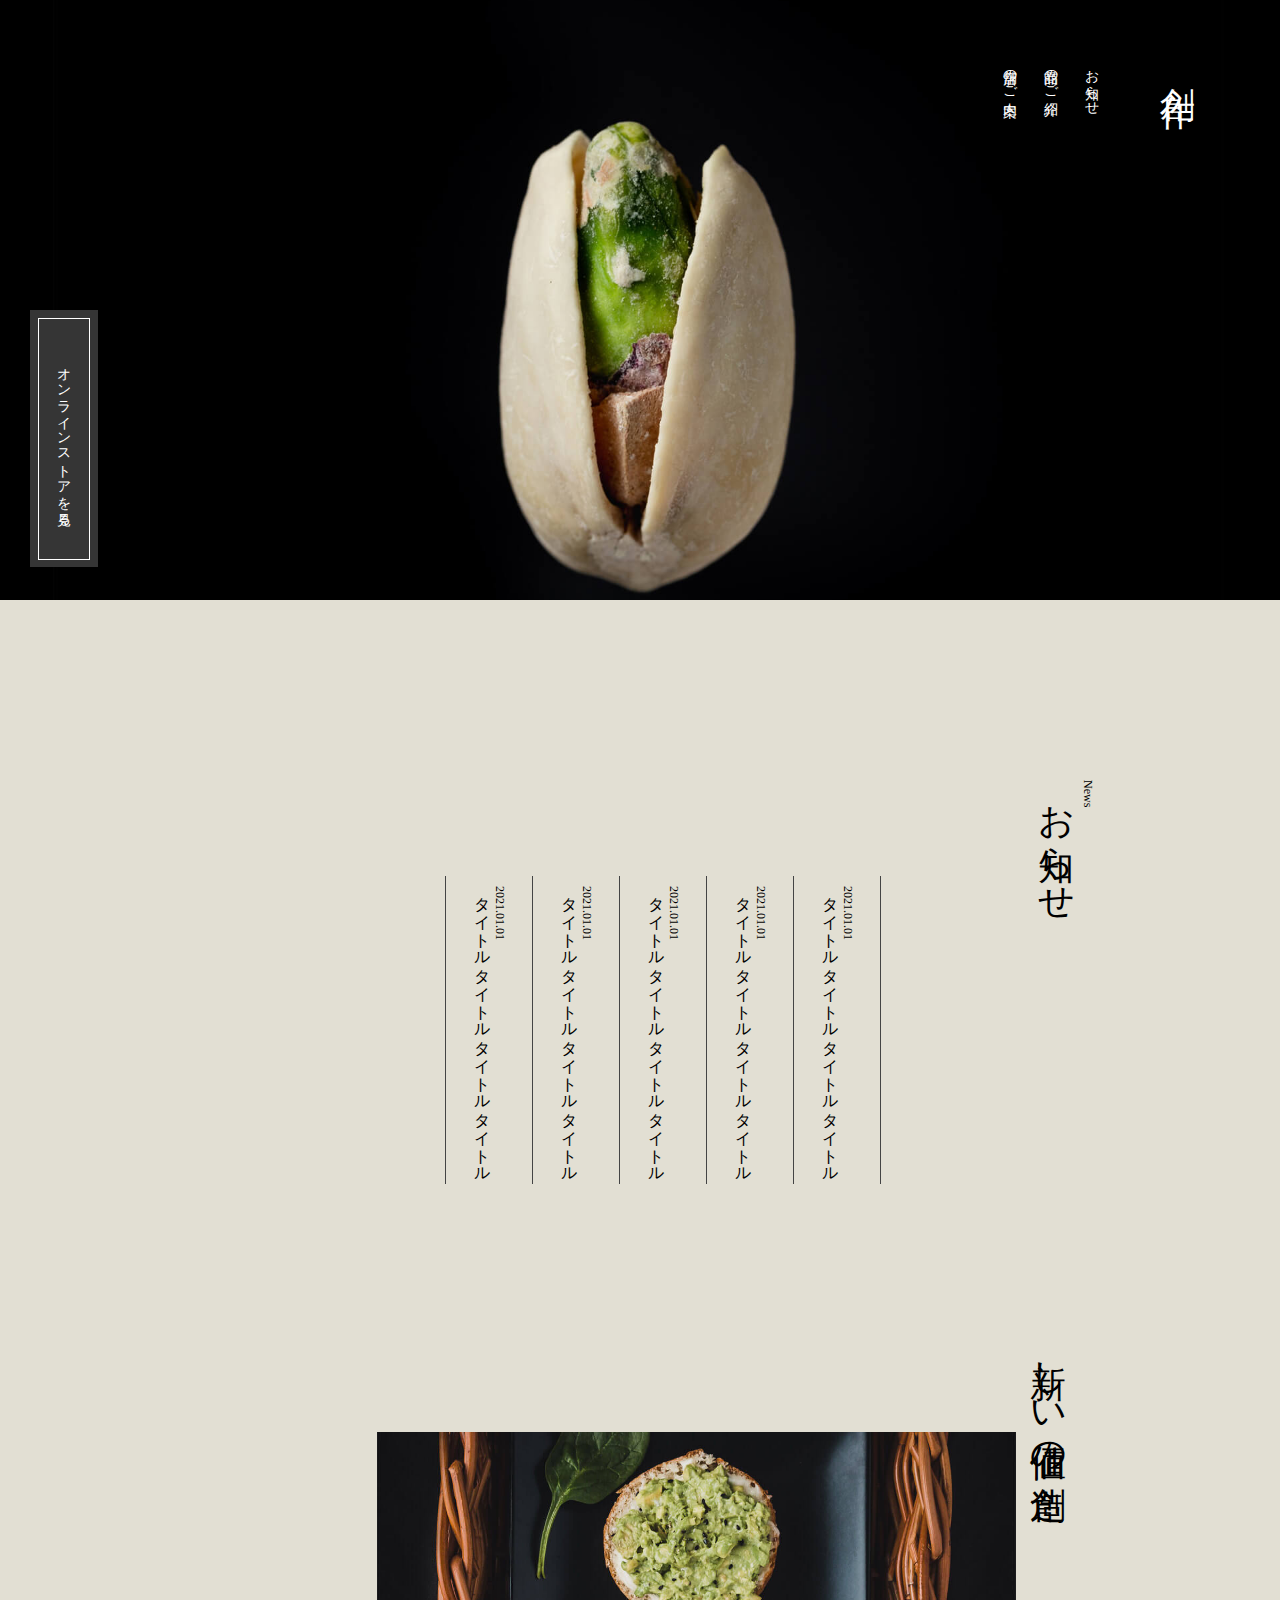
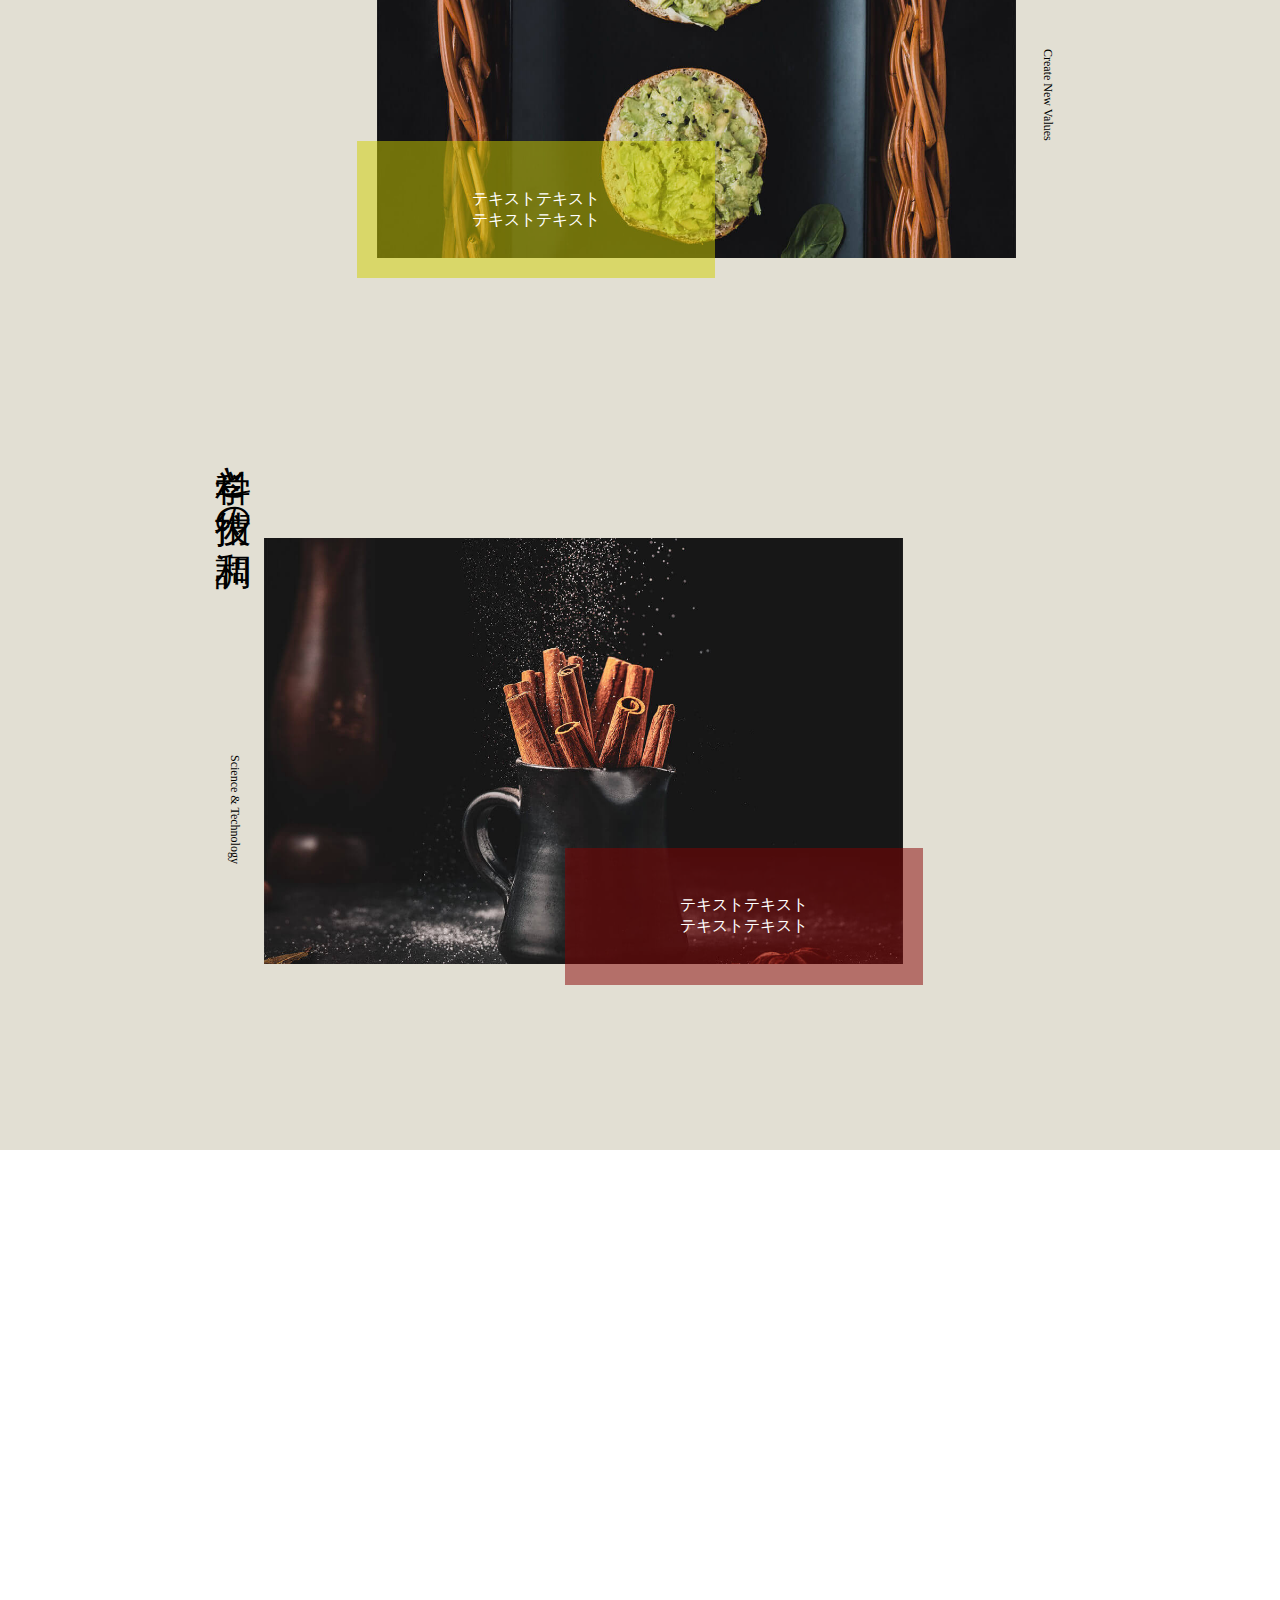
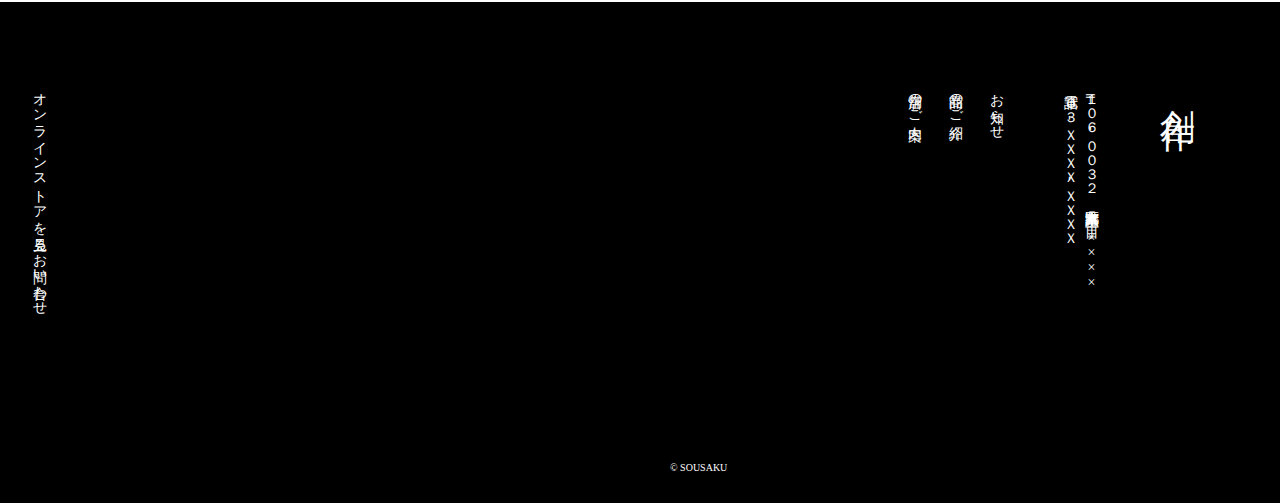
<file: codejump_4_SYUSEI/codejump_04.html>
<!DOCTYPE html>
<html lang="ja">

<head>
    <meta charset="UTF-8">
    <meta name="viewport" content="width=device-width, initial-scale=1.0">
    <title>codejump04</title>
    <link rel="stylesheet" href="css/reset.css">
    <link rel="stylesheet" href="css/style.css">
    <link rel="stylesheet" href="css/codejump_04.css">
</head>

<body>
    <div class="main_container">
        <img class="main_pc" src="codejump_4img/mainvisual-pc.jpg" alt="pc版メインの画像">
        <img class="main_sp" src="codejump_4img/mainvisual-sp.jpg" alt="sp版メインの画像">
        <p class="main_text1">創 作</p>
        <p class="main_text2">お知らせ</p>
        <p class="main_text3">商品のご紹介</p>
        <p class="main_text4">店舗のご案内</p>
        <p class="main_text5">
            <a class="inner_box" href="#">オンラインストアを見る</a>  <!-- href="sharp" → "#"に変更 ダミーにするときは"#"を使用-->  <!-- 修正箇所 -->
            <!-- <span class="inner_box">オンラインストアを見る</span> -->
        </p>
    </div>

    <div class="wrapper">  <!-- cssでコンテンツの幅を修正するためにwrapperクラスを追加 -->  <!-- 修正箇所 -->
    <div class="center">
        <div class="news">
            <p class="news_ja">お知らせ</p>
            <p class="news_en">News</p>
        </div>
        <div class="news_note">
            <div class="note_item">
                <div class="note_date">2021.01.01</div>
                <div class="note_text">タイトルタイトルタイトルタイトル</div>
            </div>
            <div class="note_item">
                <div class="note_date">2021.01.01</div>
                <div class="note_text">タイトルタイトルタイトルタイトル</div>
            </div>
            <div class="note_item_3">
                <div class="note_date">2021.01.01</div>
                <div class="note_text">タイトルタイトルタイトルタイトル</div>
            </div>
            <div class="note_item_4">
                <div class="note_date">2021.01.01</div>
                <div class="note_text">タイトルタイトルタイトルタイトル</div>
            </div>
            <div class="note_item_5">
                <div class="note_date">2021.01.01</div>
                <div class="note_text">タイトルタイトルタイトルタイトル</div>
            </div>
        </div>

        <div class="values">
            <p class="values_ja">新しい価値の創造</p>
            <p class="values_en">Create New Values</p>
            <img class="values_img" src="codejump_4img/products1.jpg" alt="新しい価値の画像">
            <div class="yellow_box">
                <p class="values_text">テキストテキスト<br>テキストテキスト</p>
            </div>
        </div>

        <div class="science">
            <p class="science_ja">科学と技術の調和</p>
            <p class="science_en">Science & Technology</p>
            <img class="science_img" src="codejump_4img/products2.jpg" alt="サイエンスの画像">
            <div class="red_box">
                <p class="science_text">テキストテキスト<br>テキストテキスト</p>
            </div>

        </div>
        <!-- iframeタグの中のwidth="1400 → 100%に変更" -->  <!-- 修正箇所 -->
        <iframe class="map"
            src="https://www.google.com/maps/embed?pb=!1m18!1m12!1m3!1d6483.365618263578!2d139.7299112415474!3d35.66018575746406!2m3!1f0!2f0!3f0!3m2!1i1024!2i768!4f13.1!3m3!1m2!1s0x60188b9c2ef8e6c3%3A0xff8de5eeddcd1e17!2z44CSMTA2LTAwMzIg5p2x5Lqs6YO95riv5Yy65YWt5pys5pyo77yV5LiB55uu!5e0!3m2!1sja!2sjp!4v1759366365611!5m2!1sja!2sjp"
            width="100%" height="450" style="border:0;" allowfullscreen="" loading="lazy"
            referrerpolicy="no-referrer-when-downgrade"></iframe>

        <div class="end">  <!-- divタグではなく、footerタグで書く -->  <!-- 修正箇所 -->
            <p class="end_text1">創 作</p>
            <p class="address">〒１０６-００３２　東京都港区六本木５丁目×××××</p>
            <p class="tel">電話 ０３-ＸＸＸＸ-ＸＸＸＸ</p>
            <p class="end_text2">お知らせ</p>
            <p class="end_text3">商品のご紹介</p>
            <p class="end_text4">店舗のご案内</p>
            <p class="end_text5">オンラインストアを見る一お問い合わせ</p>
            <p class="end_text6">© SOUSAKU</p>
        </div>
    </div>
    </div>  <!-- wrapperクラスの閉じタグ -->  <!-- 修正箇所 -->
</body>

</html>
</file>
<file: codejump_4_SYUSEI/css/style.css>
/*
Theme Name: 
*/

html {
  font-size: calc(10 / 1280 * 100vw);
  /* 画面幅1280pxで10px*/

}
:root{

}
/* 
Regular 400
Medium 500
SemiBold 600
Bold 700
ExtraBold 800
*/
img{
  width: 100%;
  object-fit: cover;
}

.sp_only{
  display: none;
}
/* <!-- メインビジュアルここから --> */
.ar_main_img{
  height: 37rem;
  object-fit: cover;
}
/* <!-- メインビジュアルここまで --> */
@media screen and (max-width:699.98px){
  html {
    font-size: calc(10 / 375 * 100vw);
    /* 画面幅375pxで10px*/
  }
    /* <!-- メインビジュアルここから --> */
    .ar_main_img{
      margin-top: 8rem;
      height: 15rem;
    }
    /* <!-- メインビジュアルここまで --> */
    .sp_only{
      display: block;
    }
}
</file>
<file: codejump_4_SYUSEI/css/codejump_04.css>
@charset "utf-8";     /* 追加　文字化け防止のため必須 */ /* 修正箇所*/


.main_container {
    height: 600px;
}

.main_pc {
    display: block;
    width: 100%;
    height: 600px;
    object-fit: cover;
}

.main_sp {
    display: none;
}

.main_text1 {
    position: absolute;
    top: 60px;
    right: 80.5px;
    writing-mode: vertical-rl;
    font-family: serif;
    color: white;
    font-size: 35px;
}

.main_text2 {
    position: absolute;
    top: 60px;
    right: 180px;
    writing-mode: vertical-rl;
    color: white;
    font-size: 14px;
}

.main_text3 {
    position: absolute;
    top: 60px;
    right: 221px;
    writing-mode: vertical-rl;
    color: white;
    font-size: 14px;
}

.main_text4 {
    position: absolute;
    top: 60px;
    right: 262px;
    writing-mode: vertical-rl;
    color: white;
    font-size: 14px;
}

.main_text5 {
    position: absolute;
    top: 310px;
    left: 30px;
    writing-mode: vertical-rl;
    background-color: rgb(53, 53, 53);
    width: 68px;
    height: 257px;
    display: flex;
    justify-content: center;
    align-items: center;              /* color: white; 削除*/  /* 修正箇所*/
    font-size: 14px;
    text-align: center;
    padding: 0;
}

/* main_text5クラスのaタグにcolorを指定する */  /* 修正箇所*/
.main_text5 a {
    color: #fff;
}

/* 小さめの白枠ボックス */
.inner_box {
    border: 1px solid white;
    padding: 40px 12px;
    writing-mode: vertical-rl;
    display: inline-block;
    font-size: 14px;
    line-height: 1.8;
}

/* htmlに追加したwrapperクラスの幅を指定 */  /* 修正箇所*/
.wrapper {
    width: 100%;
}

.center {
    height: 2150px;
    background-color: rgb(226, 223, 211);
    position: relative;
}

.news {
    display: flex;
}

.news_ja {
    position: absolute;
    top: 180px;
    right: 200px;
    writing-mode: vertical-rl;
    font-size: 36px;
}

.news_en {
    font-size: 12px;
    writing-mode: vertical-rl;
    font-family: serif;
    position: absolute;
    top: 180px;
    right: 185px;
}

.news_note {
    writing-mode: vertical-rl;
    position: absolute;
    top: 275.5px;
    right: 399.18px;
}

.note_item {
    border-right: 1px solid #444;
    padding: 10px 25px;
}

.note_item_3 {
    border-right: 1px solid #444;
    padding: 10px 25px;
}

.note_item_4 {
    border-right: 1px solid #444;
    padding: 10px 25px;
}

.note_item_5 {
    border-left: 1px solid #444;
    border-right: 1px solid #444;
    padding: 10px 25px;
}

.note_date {
    writing-mode: vertical-rl;
    font-family: serif;
    font-size: 12px;
}

.note_text {
    font-size: 16px;
}

.values_ja {
    position: absolute;
    top: 735.5px;
    right: 208px;
    writing-mode: vertical-rl;
    font-size: 36px;
}

.values_en {
    font-size: 12px;
    writing-mode: vertical-rl;
    font-family: serif;
    position: absolute;
    top: 1048.5px;
    right: 225px;
}

.values_img {
    width: 639px;
    height: 426px;
    position: absolute;
    top: 832px;
    right: 264px;
}

.values_text {
    width: 358px;
    height: 137px;
    background: rgba(207, 207, 0, 0.5);
    font-size: 16px;
    color: white;
    display: flex;
    justify-content: center;
    align-items: center;
    position: absolute;
    top: 1141px;
    right: 565px;
}

.science_ja {
    position: absolute;
    top: 1442px;
    left: 208px;
    writing-mode: vertical-rl;
    font-size: 36px;
}

.science_en {
    font-size: 12px;
    writing-mode: vertical-rl;
    font-family: serif;
    position: absolute;
    top: 1755px;
    left: 227px;
}

.science_img {
    width: 639px;
    height: 426px;
    position: absolute;
    top: 1538px;
    left: 264px;
}

.science_text {
    width: 358px;
    height: 137px;
    background: rgba(134, 0, 0, 0.5);
    font-size: 16px;
    color: white;
    display: flex;
    justify-content: center;
    align-items: center;
    position: absolute;
    top: 1847.5px;
    left: 565px;
}

.map {
    margin-top: 2150px;
}

.end {

    height: 501px;
    background-color: black;
    position: relative;
    margin-top: 0px;     /* width: 1400pxを削除 */  /* 修正箇所*/
}

.end_text1 {
    position: absolute;
    top: 80px;
    right: 80.5px;
    writing-mode: vertical-rl;
    font-family: serif;
    color: white;
    font-size: 35px;
}

.end_text2 {
    position: absolute;
    top: 82px;
    right: 275px;
    writing-mode: vertical-rl;
    color: white;
    font-size: 14px;
}

.end_text3 {
    position: absolute;
    top: 82px;
    right: 316px;
    writing-mode: vertical-rl;
    color: white;
    font-size: 14px;
}

.end_text4 {
    position: absolute;
    top: 82px;
    right: 357px;
    writing-mode: vertical-rl;
    color: white;
    font-size: 14px;
}

.end_text5 {
    position: absolute;
    top: 82px;
    left: 30px;
    writing-mode: vertical-rl;
    color: white;
    font-size: 14px;
}

.end_text6 {
    color: white;
    font-size: 10px;
    padding-top: 460px;
    margin-left: 670px;
}

.address {
    position: absolute;
    top: 82px;
    right: 180px;
    writing-mode: vertical-rl;
    color: white;
    font-size: 14px;
}

.tel {
    position: absolute;
    top: 82px;
    right: 201px;
    writing-mode: vertical-rl;
    color: white;
    font-size: 14px;
}

@media screen and (max-width: 375.98px) {  /* 一般的には、max-width: 768pxを指定 */
    body {
        width: 375.98px;
        margin: 0 auto;
    }

    .main_container {
        width: 375px;
        height: 600px;
        position: relative;
    }

    .main_pc {
        display: none;
    }

    .main_sp {
        display: block;
        width: 100%;
        height: 600px;
        object-fit: cover;
    }

    .main_text1 {
        position: absolute;
        top: 20px;
        right: 20px;
        writing-mode: vertical-rl;
        font-family: serif;
        color: white;
        font-size: 35px;
    }

    .main_text2 {
        position: absolute;
        top: 20px;
        right: 115px;
        writing-mode: vertical-rl;
        color: white;
        font-size: 14px;
    }

    .main_text3 {
        position: absolute;
        top: 20px;
        right: 156px;
        writing-mode: vertical-rl;
        color: white;
        font-size: 14px;
    }

    .main_text4 {
        position: absolute;
        top: 20px;
        right: 197px;
        writing-mode: vertical-rl;
        color: white;
        font-size: 14px;
    }

    .main_text5 {
        position: absolute;
        top: 327px;
        left: 20px;
        background-color: rgb(53, 53, 53);
        width: 68px;
        height: 257px;
        writing-mode: vertical-rl;
        color: white;
        font-size: 14px;
        text-align: center;
        display: flex;
        justify-content: center;
        align-items: center;
    }

    .center {
        width: 375px;
        height: 1200px;
        background-color: rgb(226, 223, 211);
        position: relative;
    }

    .news {
        display: flex;
    }

    .news_ja {
        position: absolute;
        top: 83px;
        right: 45.19px;
        writing-mode: vertical-rl;
        font-size: 28px;
    }

    .news_en {
        font-size: 10px;
        writing-mode: vertical-rl;
        font-family: serif;
        position: absolute;
        top: 83px;
        right: 20px;
    }

    .news_note {
        writing-mode: vertical-rl;
        position: absolute;
        top: 115.5px;
        right: 115.19px;
    }

    .note_item {
        border-right: 1px solid #444;
        padding: 10px 10px;
    }

    .note_item_3 {
        border-left: 1px solid #444;
        border-right: 1px solid #444;
        padding: 10px 10px;
    }

    .note_item_4 {
        display: none;
    }

    .note_item_5 {
        display: none;
    }

    .note_date {
        writing-mode: vertical-rl;
        font-family: serif;
        font-size: 10px;
    }

    .note_text {
        font-size: 16px;
    }

    .values_ja {
        position: absolute;
        top: 474.5px;
        right: 20px;
        writing-mode: vertical-rl;
        font-size: 24px;
    }

    .values_en {
        display: none;
    }

    .values_img {
        width: 301px;
        height: 194px;
        position: absolute;
        top: 542px;
        left: 20px;
    }

    .values_text {
        width: 192px;
        height: 94px;
        background: rgba(207, 207, 0, 0.5);
        font-size: 14px;
        color: white;
        display: flex;
        justify-content: center;
        align-items: center;
        position: absolute;
        top: 662px;
        right: 183px;
    }

    .science_ja {
        position: absolute;
        top: 839px;
        left: 20px;
        writing-mode: vertical-rl;
        font-size: 24px;
    }

    .science_en {
        display: none;
    }

    .science_img {
        width: 301px;
        height: 194px;
        position: absolute;
        top: 906.5px;
        left: 54px;
    }

    .science_text {
        width: 192px;
        height: 94px;
        background: rgba(134, 0, 0, 0.5);
        font-size: 14px;
        color: white;
        display: flex;
        justify-content: center;
        align-items: center;
        position: absolute;
        top: 1026.5px;
        left: 183px;
    }

    .map {
        width: 375px;
        height: 450px;
        margin-top: 1200px;
    }

    .end {
        width: 375px;
        height: 461px;
        background-color: black;
        position: relative;
        margin-top: 0px;
    }

    .end_text1 {
        position: absolute;
        top: 40px;
        right: 20px;
        writing-mode: vertical-rl;
        font-family: serif;
        color: white;
        font-size: 35px;
    }

    .end_text2 {
        position: absolute;
        top: 42px;
        right: 145px;
        writing-mode: vertical-rl;
        color: white;
        font-size: 14px;
    }

    .end_text3 {
        position: absolute;
        top: 42px;
        right: 169px;
        writing-mode: vertical-rl;
        color: white;
        font-size: 14px;
    }

    .end_text4 {
        position: absolute;
        top: 42px;
        right: 193px;
        writing-mode: vertical-rl;
        color: white;
        font-size: 14px;
    }

    .end_text5 {
        position: absolute;
        top: 42px;
        left: 20px;
        writing-mode: vertical-rl;
        color: white;
        font-size: 14px;
    }

    .end_text6 {
        color: white;
        font-size: 10px;
        padding-top: 420px;
        margin-left: 157px;
    }

    .address {
        position: absolute;
        top: 42px;
        right: 85px;
        writing-mode: vertical-rl;
        color: white;
        font-size: 14px;
    }

    .tel {
        position: absolute;
        top: 42px;
        right: 106px;
        writing-mode: vertical-rl;
        color: white;
        font-size: 14px;
    }
}
</file>
